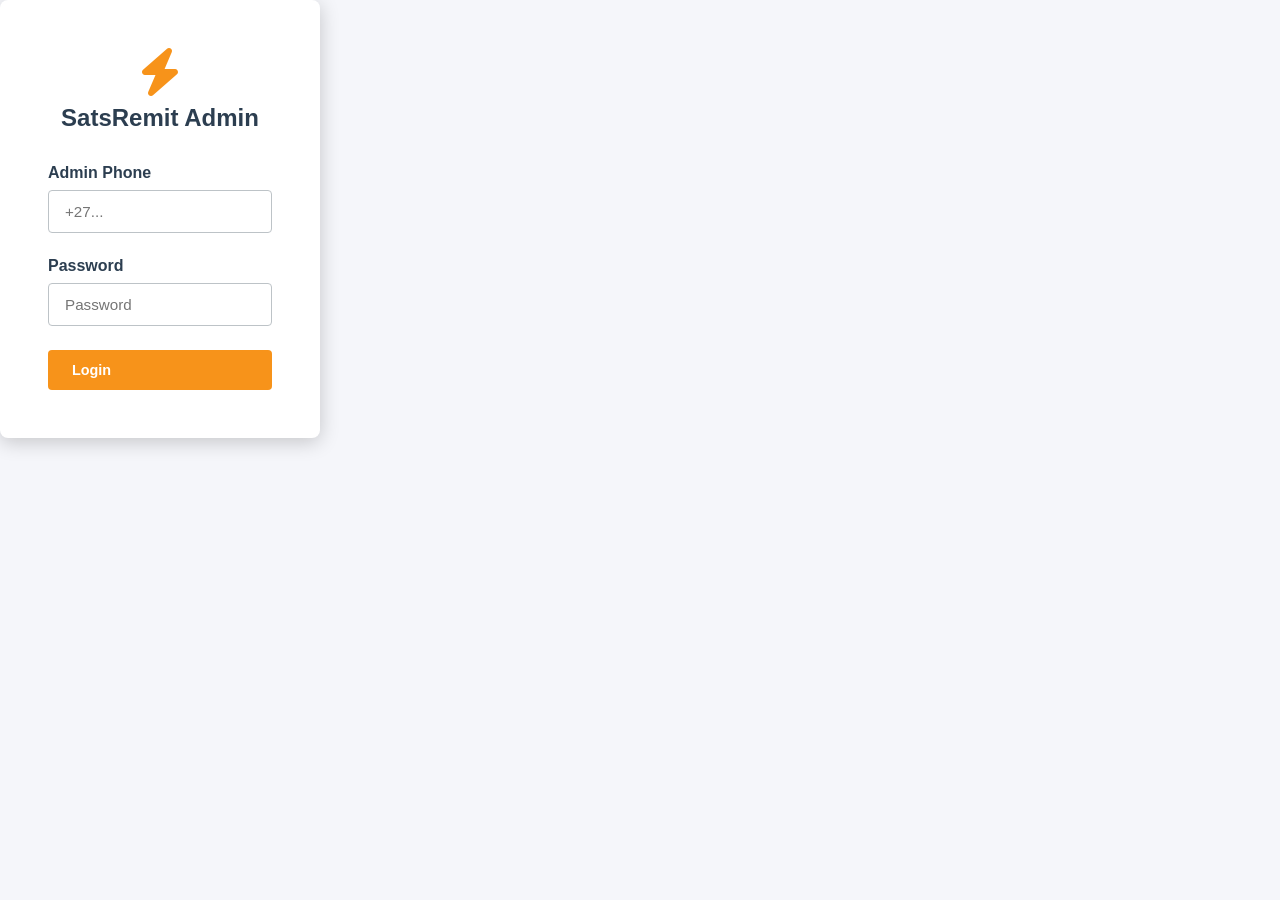
<file: static/admin/index.html>
<!DOCTYPE html>
<html lang="en">
<head>
    <meta charset="UTF-8">
    <meta name="viewport" content="width=device-width, initial-scale=1.0">
    <meta http-equiv="Cache-Control" content="no-cache, no-store, must-revalidate" />
    <meta http-equiv="Pragma" content="no-cache" />
    <meta http-equiv="Expires" content="0" />
    <title>SatsRemit Admin Dashboard</title>
    <link rel="stylesheet" href="https://cdnjs.cloudflare.com/ajax/libs/font-awesome/6.0.0/css/all.min.css">
    <link rel="stylesheet" href="./css/style.css">
</head>
<body>
    <div class="container-fluid">
        <!-- Sidebar Navigation -->
        <nav class="sidebar">
            <div class="sidebar-header">
                <div class="logo">
                    <i class="fas fa-bolt"></i>
                    <span>SatsRemit Admin</span>
                </div>
            </div>
            <ul class="nav-menu">
                <li><a href="#" data-section="dashboard" class="nav-link active">
                    <i class="fas fa-chart-line"></i> Dashboard
                </a></li>
                <li><a href="#" data-section="agents" class="nav-link">
                    <i class="fas fa-users"></i> Agents
                </a></li>
                <li><a href="#" data-section="transfers" class="nav-link">
                    <i class="fas fa-exchange-alt"></i> Transfers
                </a></li>
                <li><a href="#" data-section="settlements" class="nav-link">
                    <i class="fas fa-receipt"></i> Settlements
                </a></li>
                <li><a href="#" data-section="audit-trail" class="nav-link">
                    <i class="fas fa-history"></i> Cash Advances
                </a></li>
                <li><a href="#" data-section="analytics" class="nav-link">
                    <i class="fas fa-analytics"></i> Analytics
                </a></li>
                <li class="separator"></li>
                <li><a href="/app" style="display: flex; align-items: center; gap: 8px; color: rgba(255,255,255,0.7); text-decoration: none; padding: 12px 16px; font-size: 14px; border-radius: 4px; transition: all 0.3s;" onmouseover="this.style.backgroundColor='rgba(247,147,26,0.2)'; this.style.color='white'" onmouseout="this.style.backgroundColor='transparent'; this.style.color='rgba(255,255,255,0.7)'">
                    <i class="fas fa-paper-plane"></i> Send Money
                </a></li>
                <li><a href="/agent" style="display: flex; align-items: center; gap: 8px; color: rgba(255,255,255,0.7); text-decoration: none; padding: 12px 16px; font-size: 14px; border-radius: 4px; transition: all 0.3s;" onmouseover="this.style.backgroundColor='rgba(247,147,26,0.2)'; this.style.color='white'" onmouseout="this.style.backgroundColor='transparent'; this.style.color='rgba(255,255,255,0.7)'">
                    <i class="fas fa-briefcase"></i> Agent Dashboard
                </a></li>
                <li><a href="/receiver" style="display: flex; align-items: center; gap: 8px; color: rgba(255,255,255,0.7); text-decoration: none; padding: 12px 16px; font-size: 14px; border-radius: 4px; transition: all 0.3s;" onmouseover="this.style.backgroundColor='rgba(247,147,26,0.2)'; this.style.color='white'" onmouseout="this.style.backgroundColor='transparent'; this.style.color='rgba(255,255,255,0.7)'">
                    <i class="fas fa-check-circle"></i> Receiver Portal
                </a></li>
                <li><a href="/platform-guide.html" style="display: flex; align-items: center; gap: 8px; color: rgba(255,255,255,0.7); text-decoration: none; padding: 12px 16px; font-size: 14px; border-radius: 4px; transition: all 0.3s;" onmouseover="this.style.backgroundColor='rgba(247,147,26,0.2)'; this.style.color='white'" onmouseout="this.style.backgroundColor='transparent'; this.style.color='rgba(255,255,255,0.7)'">
                    <i class="fas fa-book"></i> Platform Guide
                </a></li>
                <li class="separator"></li>
                <li><a href="#" id="logout-btn">
                    <i class="fas fa-sign-out-alt"></i> Logout
                </a></li>
            </ul>
        </nav>

        <!-- Main Content -->
        <main class="main-content">
            <!-- Header -->
            <header class="top-bar">
                <div class="header-left">
                    <h1 id="page-title">Dashboard</h1>
                </div>
                <div class="header-right">
                    <div class="admin-info">
                        <span id="admin-name">Admin User</span>
                        <i class="fas fa-user-circle"></i>
                    </div>
                </div>
            </header>

            <!-- Alert Container -->
            <div id="alert-container"></div>

            <!-- Dashboard Section -->
            <section id="dashboard" class="section active">
                <div class="dashboard-grid">
                    <!-- Volume Metrics -->
                    <div class="card metric-card">
                        <div class="card-header">
                            <h3>Daily Volume</h3>
                            <i class="fas fa-chart-bar"></i>
                        </div>
                        <div class="card-body">
                            <div class="metric-value" id="daily-volume">ZAR 0.00</div>
                            <div class="metric-transfers">0 transfers today</div>
                        </div>
                    </div>

                    <div class="card metric-card">
                        <div class="card-header">
                            <h3>Weekly Volume</h3>
                            <i class="fas fa-chart-line"></i>
                        </div>
                        <div class="card-body">
                            <div class="metric-value" id="weekly-volume">ZAR 0.00</div>
                            <div class="metric-transfers">0 transfers this week</div>
                        </div>
                    </div>

                    <div class="card metric-card">
                        <div class="card-header">
                            <h3>Monthly Volume</h3>
                            <i class="fas fa-calendar"></i>
                        </div>
                        <div class="card-body">
                            <div class="metric-value" id="monthly-volume">ZAR 0.00</div>
                            <div class="metric-transfers">0 transfers this month</div>
                        </div>
                    </div>

                    <div class="card metric-card">
                        <div class="card-header">
                            <h3>Fees Collected</h3>
                            <i class="fas fa-coins"></i>
                        </div>
                        <div class="card-body">
                            <div class="metric-value" id="fees-collected">0 sats</div>
                            <div class="metric-transfers">Platform earnings</div>
                        </div>
                    </div>
                </div>

                <!-- Quick Stats -->
                <div class="card full-width">
                    <div class="card-header">
                        <h3>Platform Statistics</h3>
                    </div>
                    <div class="card-body">
                        <div class="stats-grid">
                            <div class="stat-item">
                                <label>Active Agents</label>
                                <value id="active-agents">0</value>
                            </div>
                            <div class="stat-item">
                                <label>Pending Settlements</label>
                                <value id="pending-settlements">0</value>
                            </div>
                            <div class="stat-item">
                                <label>Platform Earnings</label>
                                <value id="platform-earnings">0 sats</value>
                            </div>
                            <div class="stat-item">
                                <label>Agent Earnings</label>
                                <value id="agent-earnings">0 sats</value>
                            </div>
                        </div>
                    </div>
                </div>
            </section>

            <!-- Agents Section -->
            <section id="agents" class="section">
                <div class="section-header">
                    <h2>Agent Management</h2>
                    <button class="btn btn-primary" id="add-agent-btn">
                        <i class="fas fa-plus"></i> Add New Agent
                    </button>
                </div>

                <!-- Add Agent Modal -->
                <div id="add-agent-modal" class="modal">
                    <div class="modal-content">
                        <div class="modal-header">
                            <h3>Register New Agent</h3>
                            <button class="close-btn">&times;</button>
                        </div>
                        <form id="add-agent-form" class="form">
                            <div class="form-group">
                                <label for="agent-phone">Agent Phone</label>
                                <input type="tel" id="agent-phone" placeholder="+263..." required>
                            </div>
                            <div class="form-group">
                                <label for="agent-name">Agent Name</label>
                                <input type="text" id="agent-name" placeholder="Agent Name" required>
                            </div>
                            <div class="form-group">
                                <label for="agent-location">Location</label>
                                <select id="agent-location" required>
                                    <option value="">Select Location</option>
                                    <option value="harare">Harare</option>
                                    <option value="bulawayo">Bulawayo</option>
                                    <option value="mutare">Mutare</option>
                                    <option value="kwekwe">Kwekwe</option>
                                </select>
                            </div>
                            <div class="form-group">
                                <label for="initial-cash">Initial Cash (ZAR)</label>
                                <input type="number" id="initial-cash" placeholder="2000" min="100" required>
                            </div>
                            <div class="form-actions">
                                <button type="submit" class="btn btn-primary">Create Agent</button>
                                <button type="button" class="btn btn-secondary close-btn">Cancel</button>
                            </div>
                        </form>
                    </div>
                </div>

                <!-- Send Cash Advance Modal -->
                <div id="send-cash-modal" class="modal">
                    <div class="modal-content">
                        <div class="modal-header">
                            <h3>Send Cash Advance</h3>
                            <button class="close-btn">&times;</button>
                        </div>
                        <form id="send-cash-form" class="form">
                            <div class="form-group">
                                <label>Your (Admin) Balance</label>
                                <div style="padding: 10px; background-color: #e8f5e9; border-radius: 4px; font-weight: bold; color: #2e7d32;" id="admin-balance">
                                    ZAR 0.00
                                </div>
                            </div>
                            <div class="form-group">
                                <label for="agent-for-advance">Recipient Agent</label>
                                <input type="text" id="agent-for-advance" disabled style="background-color: #f0f0f0;">
                            </div>
                            <div class="form-group">
                                <label for="current-balance">Agent's Current Balance</label>
                                <input type="text" id="current-balance" disabled style="background-color: #f0f0f0;">
                            </div>
                            <div class="form-group">
                                <label for="advance-amount">Amount to Send (ZAR)</label>
                                <input type="number" id="advance-amount" placeholder="500" min="10" step="10" required>
                            </div>
                            <div class="form-group">
                                <label for="advance-note">Note/Reason</label>
                                <textarea id="advance-note" placeholder="Optional: e.g., Agent running low on cash" rows="3"></textarea>
                            </div>
                            <div class="form-actions">
                                <button type="submit" class="btn btn-primary">Send Advance</button>
                                <button type="button" class="btn btn-secondary close-btn">Cancel</button>
                            </div>
                        </form>
                    </div>
                </div>

                <!-- Agents Table -->
                <div class="card">
                    <div class="card-body">
                        <table class="table" id="agents-table">
                            <thead>
                                <tr>
                                    <th>Agent</th>
                                    <th>Phone</th>
                                    <th>Location</th>
                                    <th>Cash Balance</th>
                                    <th>Commission</th>
                                    <th>Status</th>
                                    <th>Actions</th>
                                </tr>
                            </thead>
                            <tbody id="agents-tbody">
                                <tr class="loading">
                                    <td colspan="7">Loading agents...</td>
                                </tr>
                            </tbody>
                        </table>
                    </div>
                </div>
            </section>

            <!-- Transfers Section -->
            <section id="transfers" class="section">
                <div class="section-header">
                    <h2>Transfer History</h2>
                    <div class="filter-group">
                        <select id="transfer-filter-state">
                            <option value="">All States</option>
                            <option value="INITIATED">Initiated</option>
                            <option value="INVOICE_GENERATED">Invoice Generated</option>
                            <option value="PAYMENT_LOCKED">Payment Locked</option>
                            <option value="RECEIVER_VERIFIED">Receiver Verified</option>
                            <option value="PAYOUT_EXECUTED">Payout Executed</option>
                            <option value="SETTLED">Settled</option>
                            <option value="FINAL">Final</option>
                            <option value="REFUNDED">Refunded</option>
                        </select>
                        <input type="text" id="transfer-search" placeholder="Search by reference...">
                    </div>
                </div>

                <div class="card">
                    <div class="card-body">
                        <table class="table" id="transfers-table">
                            <thead>
                                <tr>
                                    <th>Reference</th>
                                    <th>Amount (ZAR)</th>
                                    <th>Amount (sats)</th>
                                    <th>Agent</th>
                                    <th>State</th>
                                    <th>Date</th>
                                    <th>Actions</th>
                                </tr>
                            </thead>
                            <tbody id="transfers-tbody">
                                <tr class="loading">
                                    <td colspan="7">Loading transfers...</td>
                                </tr>
                            </tbody>
                        </table>
                        <div class="pagination">
                            <button id="prev-page" class="btn btn-sm">Previous</button>
                            <span id="page-info">Page 1</span>
                            <button id="next-page" class="btn btn-sm">Next</button>
                        </div>
                    </div>
                </div>
            </section>

            <!-- Settlements Section -->
            <section id="settlements" class="section">
                <div class="section-header">
                    <h2>Settlement Records</h2>
                </div>

                <div class="card">
                    <div class="card-body">
                        <table class="table" id="settlements-table">
                            <thead>
                                <tr>
                                    <th>Settlement ID</th>
                                    <th>Agent</th>
                                    <th>Period</th>
                                    <th>Amount (ZAR)</th>
                                    <th>Status</th>
                                    <th>Due Date</th>
                                    <th>Actions</th>
                                </tr>
                            </thead>
                            <tbody id="settlements-tbody">
                                <tr class="loading">
                                    <td colspan="7">Loading settlements...</td>
                                </tr>
                            </tbody>
                        </table>
                    </div>
                </div>
            </section>

            <!-- Cash Advances Audit Trail Section -->
            <section id="audit-trail" class="section">
                <div class="section-header">
                    <h2>Cash Advances Audit Trail</h2>
                </div>

                <div class="card full-width">
                    <div class="card-header">
                        <h3>All Cash Advances from Admin</h3>
                    </div>
                    <div class="card-body">
                        <table class="table" id="audit-trail-table">
                            <thead>
                                <tr>
                                    <th>Transaction ID</th>
                                    <th>Admin Agent</th>
                                    <th>Recipient Agent</th>
                                    <th>Amount (ZAR)</th>
                                    <th>Admin Balance</th>
                                    <th>Recipient Balance</th>
                                    <th>Note</th>
                                    <th>Date & Time</th>
                                </tr>
                            </thead>
                            <tbody id="audit-trail-tbody"></tbody>
                        </table>
                    </div>
                </div>
            </section>

            <!-- Analytics Section -->
            <section id="analytics" class="section">
                <div class="section-header">
                    <h2>Analytics & Insights</h2>
                </div>

                <div class="card full-width">
                    <div class="card-header">
                        <h3>Performance Metrics</h3>
                    </div>
                    <div class="card-body">
                        <div class="metrics-container">
                            <div class="metric">
                                <label>Total Transfers</label>
                                <value id="total-transfers">0</value>
                            </div>
                            <div class="metric">
                                <label>Total Volume</label>
                                <value id="total-volume-value">ZAR 0.00</value>
                            </div>
                            <div class="metric">
                                <label>Average Transfer</label>
                                <value id="avg-transfer">ZAR 0.00</value>
                            </div>
                            <div class="metric">
                                <label>Success Rate</label>
                                <value id="success-rate">0%</value>
                            </div>
                        </div>
                    </div>
                </div>

                <div class="card full-width">
                    <div class="card-header">
                        <h3>Top Agents by Volume</h3>
                    </div>
                    <div class="card-body">
                        <table class="table" id="top-agents-table">
                            <thead>
                                <tr>
                                    <th>Rank</th>
                                    <th>Agent</th>
                                    <th>Transfers</th>
                                    <th>Volume (ZAR)</th>
                                    <th>Commission (sats)</th>
                                </tr>
                            </thead>
                            <tbody id="top-agents-tbody">
                                <tr class="loading">
                                    <td colspan="5">Loading data...</td>
                                </tr>
                            </tbody>
                        </table>
                    </div>
                </div>
            </section>
        </main>
    </div>

    <!-- Loading Spinner -->
    <div id="loading-spinner" class="spinner hidden">
        <div class="spinner-inner"></div>
    </div>

    <script src="./js/api.js?bust=1775919415"></script>
    <script src="./js/ui-new.js?bust=1775919415"></script>
    <script src="./js/app.js?bust=1775919415"></script>
</body>
</html>
</file>
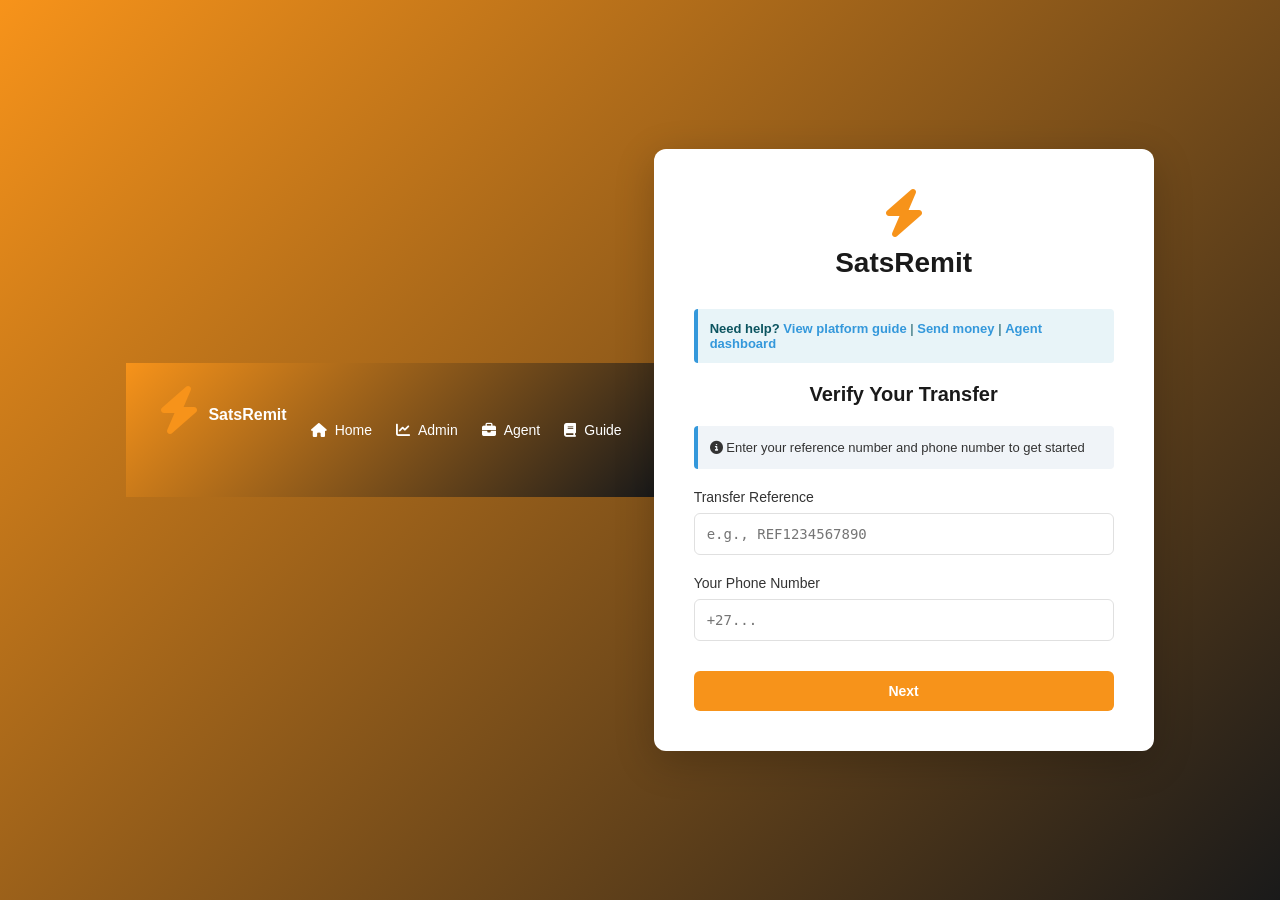
<file: static/receiver/index.html>
<!DOCTYPE html>
<html lang="en">
<head>
    <meta charset="UTF-8">
    <meta name="viewport" content="width=device-width, initial-scale=1.0">
    <meta http-equiv="Cache-Control" content="no-cache, no-store, must-revalidate" />
    <meta http-equiv="Pragma" content="no-cache" />
    <meta http-equiv="Expires" content="0" />
    <title>SatsRemit - Verify Transfer</title>
    <link rel="stylesheet" href="https://cdnjs.cloudflare.com/ajax/libs/font-awesome/6.4.0/css/all.min.css">
    <style>
        :root {
            --primary: #f7931a;
            --dark: #1a1a1a;
            --light: #f5f5f5;
            --border: #e0e0e0;
            --success: #27ae60;
            --danger: #e74c3c;
            --warning: #f39c12;
            --info: #3498db;
        }

        * {
            margin: 0;
            padding: 0;
            box-sizing: border-box;
        }

        body {
            font-family: -apple-system, BlinkMacSystemFont, 'Segoe UI', Roboto, Oxygen, Ubuntu, Cantarell, sans-serif;
            background: linear-gradient(135deg, var(--primary) 0%, var(--dark) 100%);
            min-height: 100vh;
            display: flex;
            align-items: center;
            justify-content: center;
            padding: 20px;
        }

        .container {
            width: 100%;
            max-width: 500px;
        }

        .card {
            background: white;
            border-radius: 12px;
            box-shadow: 0 10px 40px rgba(0,0,0,0.2);
            padding: 40px;
            animation: slideUp 0.5s ease-out;
        }

        @keyframes slideUp {
            from {
                opacity: 0;
                transform: translateY(30px);
            }
            to {
                opacity: 1;
                transform: translateY(0);
            }
        }

        .logo {
            text-align: center;
            margin-bottom: 30px;
        }

        .logo i {
            font-size: 48px;
            color: var(--primary);
            margin-bottom: 10px;
        }

        .logo h1 {
            font-size: 28px;
            color: var(--dark);
            margin-bottom: 5px;
        }

        .page {
            display: none;
        }

        .page.active {
            display: block;
        }

        h2 {
            font-size: 20px;
            color: var(--dark);
            margin-bottom: 20px;
            text-align: center;
        }

        .form-group {
            margin-bottom: 20px;
        }

        label {
            display: block;
            font-weight: 500;
            margin-bottom: 8px;
            font-size: 14px;
            color: #333;
        }

        input {
            width: 100%;
            padding: 12px;
            border: 1px solid var(--border);
            border-radius: 6px;
            font-size: 14px;
            transition: all 0.3s;
            font-family: monospace;
        }

        input:focus {
            outline: none;
            border-color: var(--primary);
            box-shadow: 0 0 0 3px rgba(247, 147, 26, 0.1);
        }

        input[type="text"].pin-input {
            text-align: center;
            letter-spacing: 4px;
            font-size: 24px;
            font-weight: bold;
            tracking: 2;
        }

        .button-group {
            display: flex;
            gap: 10px;
            margin-top: 30px;
        }

        button {
            flex: 1;
            padding: 12px;
            border: none;
            border-radius: 6px;
            font-size: 14px;
            font-weight: 600;
            cursor: pointer;
            transition: all 0.3s;
        }

        .btn-primary {
            background: var(--primary);
            color: white;
        }

        .btn-primary:hover:not(:disabled) {
            background: #e08514;
            transform: translateY(-2px);
            box-shadow: 0 4px 12px rgba(247, 147, 26, 0.3);
        }

        .btn-primary:disabled {
            opacity: 0.5;
            cursor: not-allowed;
        }

        .btn-secondary {
            background: var(--light);
            color: var(--dark);
            border: 1px solid var(--border);
        }

        .btn-secondary:hover {
            background: white;
        }

        .btn-sm {
            padding: 8px 12px;
            font-size: 12px;
            flex: initial;
        }

        .info-box {
            background: #f0f4f8;
            border-left: 4px solid var(--info);
            padding: 12px;
            margin-bottom: 20px;
            border-radius: 4px;
            font-size: 13px;
            color: #333;
            line-height: 1.5;
        }

        .success-box {
            background: #d4edda;
            border-left: 4px solid var(--success);
            padding: 12px;
            margin-bottom: 20px;
            border-radius: 4px;
            color: #155724;
        }

        .error-box {
            background: #f8d7da;
            border-left: 4px solid var(--danger);
            padding: 12px;
            margin-bottom: 20px;
            border-radius: 4px;
            color: #721c24;
        }

        .transfer-details {
            background: #f9f9f9;
            border: 1px solid var(--border);
            border-radius: 6px;
            padding: 15px;
            margin-bottom: 20px;
            font-size: 13px;
        }

        .detail-row {
            display: flex;
            justify-content: space-between;
            margin-bottom: 8px;
        }

        .detail-row:last-child {
            margin-bottom: 0;
        }

        .detail-label {
            color: #666;
            font-weight: 500;
        }

        .detail-value {
            color: var(--dark);
            font-weight: 600;
        }

        .amount-large {
            font-size: 28px;
            font-weight: bold;
            color: var(--primary);
            text-align: center;
            margin: 20px 0;
        }

        .status-badge {
            display: inline-block;
            padding: 6px 12px;
            border-radius: 4px;
            font-size: 12px;
            font-weight: 600;
            text-transform: uppercase;
        }

        .status-badge.verified {
            background: #d4edda;
            color: #155724;
        }

        .status-badge.pending {
            background: #fff3cd;
            color: #856404;
        }

        .status-badge.locked {
            background: #e2e3e5;
            color: #383d41;
        }

        .copy-button {
            display: inline-flex;
            align-items: center;
            gap: 6px;
            padding: 4px 8px;
            background: #e8e8e8;
            border: 1px solid #ddd;
            border-radius: 4px;
            cursor: pointer;
            font-size: 12px;
            color: #333;
        }

        .copy-button:hover {
            background: #ddd;
        }

        .spinner {
            display: inline-block;
            width: 20px;
            height: 20px;
            border: 3px solid rgba(247, 147, 26, 0.2);
            border-top-color: var(--primary);
            border-radius: 50%;
            animation: spin 0.8s linear infinite;
            margin-right: 8px;
        }

        @keyframes spin {
            to { transform: rotate(360deg); }
        }

        .center-text {
            text-align: center;
        }

        .resend-link {
            text-align: center;
            margin-top: 15px;
            font-size: 13px;
        }

        .resend-link a {
            color: var(--primary);
            text-decoration: none;
            font-weight: 600;
        }

        .resend-link a:hover {
            text-decoration: underline;
        }

        .timer {
            font-size: 12px;
            color: #666;
            text-align: center;
            margin-top: 10px;
        }

        .step-indicator {
            display: flex;
            justify-content: space-between;
            margin-bottom: 30px;
            font-size: 12px;
        }

        .step {
            flex: 1;
            text-align: center;
            color: #999;
        }

        .step.active {
            color: var(--primary);
            font-weight: 600;
        }

        .step .number {
            display: inline-block;
            width: 24px;
            height: 24px;
            background: #e8e8e8;
            border-radius: 50%;
            line-height: 24px;
            margin-bottom: 4px;
            font-weight: 600;
        }

        .step.active .number {
            background: var(--primary);
            color: white;
        }
        /* NAVIGATION HEADER */
        header {
            background: linear-gradient(135deg, var(--primary) 0%, var(--dark) 100%);
            padding: 15px 20px;
            margin-bottom: 40px;
            display: flex;
            justify-content: space-between;
            align-items: center;
            flex-wrap: wrap;
        }

        header a {
            color: white;
            text-decoration: none;
            display: flex;
            align-items: center;
            gap: 8px;
            padding: 8px 12px;
            border-radius: 4px;
            font-size: 14px;
            transition: all 0.3s;
        }

        header .logo {
            font-weight: bold;
            font-size: 16px;
            margin-right: auto;
        }

        header a:hover {
            background: rgba(255,255,255,0.1);
        }
    </style>
</head>
<body>
    <header>
        <a href="/app" class="logo">
            <i class="fas fa-bolt"></i> SatsRemit
        </a>
        <a href="/app"><i class="fas fa-home"></i> Home</a>
        <a href="/admin"><i class="fas fa-chart-line"></i> Admin</a>
        <a href="/agent"><i class="fas fa-briefcase"></i> Agent</a>
        <a href="/platform-guide.html"><i class="fas fa-book"></i> Guide</a>
    </header>
    <div class="container">
        <div class="card">
            <div class="logo">
                <i class="fas fa-bolt"></i>
                <h1>SatsRemit</h1>
            </div>

            <!-- Help Banner -->
            <div style="background: #e8f4f8; border-left: 4px solid var(--info); padding: 12px; margin-bottom: 20px; border-radius: 4px; font-size: 13px; color: #0c5460;">
                <strong>Need help?</strong> <a href="/platform-guide.html" target="_blank" style="color: var(--info); text-decoration: none; font-weight: 600;">View platform guide</a> | 
                <a href="/app" style="color: var(--info); text-decoration: none; font-weight: 600;">Send money</a> | 
                <a href="/agent" style="color: var(--info); text-decoration: none; font-weight: 600;">Agent dashboard</a>
            </div>

            <!-- PAGE 1: Lookup -->
            <div id="lookup-page" class="page active">
                <h2>Verify Your Transfer</h2>
                <div class="info-box">
                    <i class="fas fa-info-circle"></i>
                    Enter your reference number and phone number to get started
                </div>

                <form id="lookup-form" onsubmit="handle_lookup(event)">
                    <div class="form-group">
                        <label for="lookup-reference">Transfer Reference</label>
                        <input type="text" id="lookup-reference" placeholder="e.g., REF1234567890" required>
                    </div>
                    <div class="form-group">
                        <label for="lookup-phone">Your Phone Number</label>
                        <input type="tel" id="lookup-phone" placeholder="+27..." required>
                    </div>
                    <div class="button-group">
                        <button type="submit" class="btn-primary">Next</button>
                    </div>
                </form>
            </div>

            <!-- PAGE 2: Transfer Status -->
            <div id="status-page" class="page">
                <h2>Transfer Status</h2>
                <div id="status-content"></div>
                <div class="button-group">
                    <button class="btn-secondary" onclick="go_back()">Back</button>
                    <button class="btn-primary" id="continue-btn" onclick="continue_to_verify()">Continue to Verify</button>
                </div>
            </div>

            <!-- PAGE 3: PIN Verification -->
            <div id="verify-page" class="page">
                <h2>Enter Your PIN</h2>
                <div class="info-box">
                    <i class="fas fa-inbox"></i>
                    <strong>Check your WhatsApp messages</strong> for a 4-digit PIN we sent you
                </div>

                <form id="verify-form" onsubmit="handle_verify(event)">
                    <div class="form-group">
                        <label for="pin">4-Digit PIN</label>
                        <input 
                            type="text" 
                            id="pin" 
                            class="pin-input"
                            maxlength="4" 
                            placeholder="0000"
                            inputmode="numeric"
                            pattern="[0-9]{4}"
                            required
                        >
                    </div>
                    <div class="button-group">
                        <button type="button" class="btn-secondary" onclick="go_back()">Back</button>
                        <button type="submit" class="btn-primary" id="verify-btn">Verify</button>
                    </div>
                </form>

                <div class="resend-link">
                    Didn't receive the PIN?
                    <a href="#" onclick="request_resend(event)">Request new PIN</a>
                </div>
            </div>

            <!-- PAGE 4: Success -->
            <div id="success-page" class="page">
                <div class="center-text" style="margin-top: 20px;">
                    <i class="fas fa-check-circle" style="font-size: 64px; color: var(--success); margin-bottom: 20px; display: block;"></i>
                    <h2>Transfer Verified!</h2>
                </div>

                <div id="success-content" class="transfer-details"></div>

                <div class="info-box" style="border-left-color: var(--success); background: #d4edda;">
                    <i class="fas fa-check"></i>
                    <strong>Your transfer has been verified successfully.</strong>
                    <br>Your agent will now process the cash payout.
                </div>

                <div class="button-group">
                    <button class="btn-secondary" onclick="start_over()">Verify Another</button>
                </div>
            </div>

            <!-- PAGE 5: Error -->
            <div id="error-page" class="page">
                <div class="center-text" style="margin-top: 20px;">
                    <i class="fas fa-exclamation-circle" style="font-size: 64px; color: var(--danger); margin-bottom: 20px; display: block;"></i>
                    <h2>Verification Failed</h2>
                </div>

                <div class="error-box" id="error-message"></div>

                <div class="button-group">
                    <button class="btn-secondary" onclick="go_back()">Go Back</button>
                    <button class="btn-primary" onclick="start_over()">Start Over</button>
                </div>
            </div>
        </div>

        <!-- Global Alert -->
        <div id="alert" style="position: fixed; top: 20px; right: 20px; z-index: 1000; display: none;"></div>
    </div>

    <script src="./js/receiver-app.js"></script>
</body>
</html>
</file>
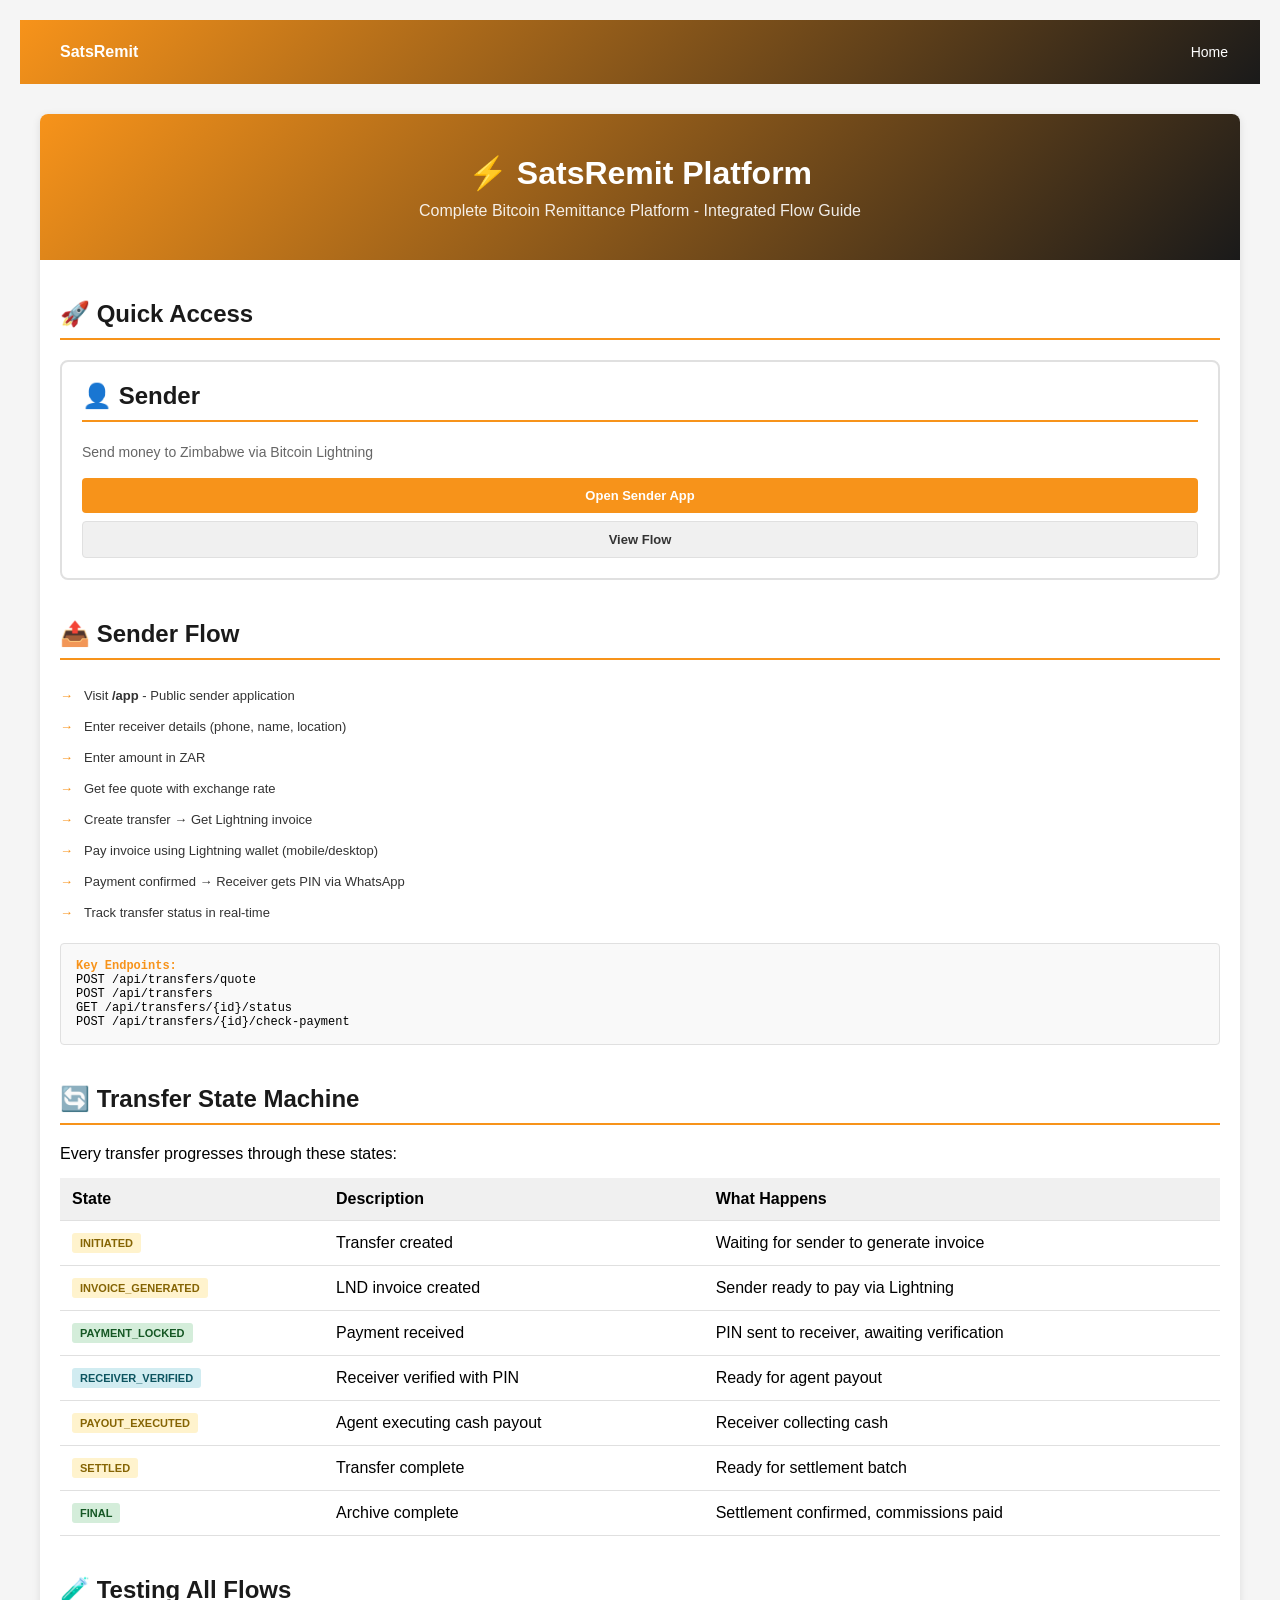
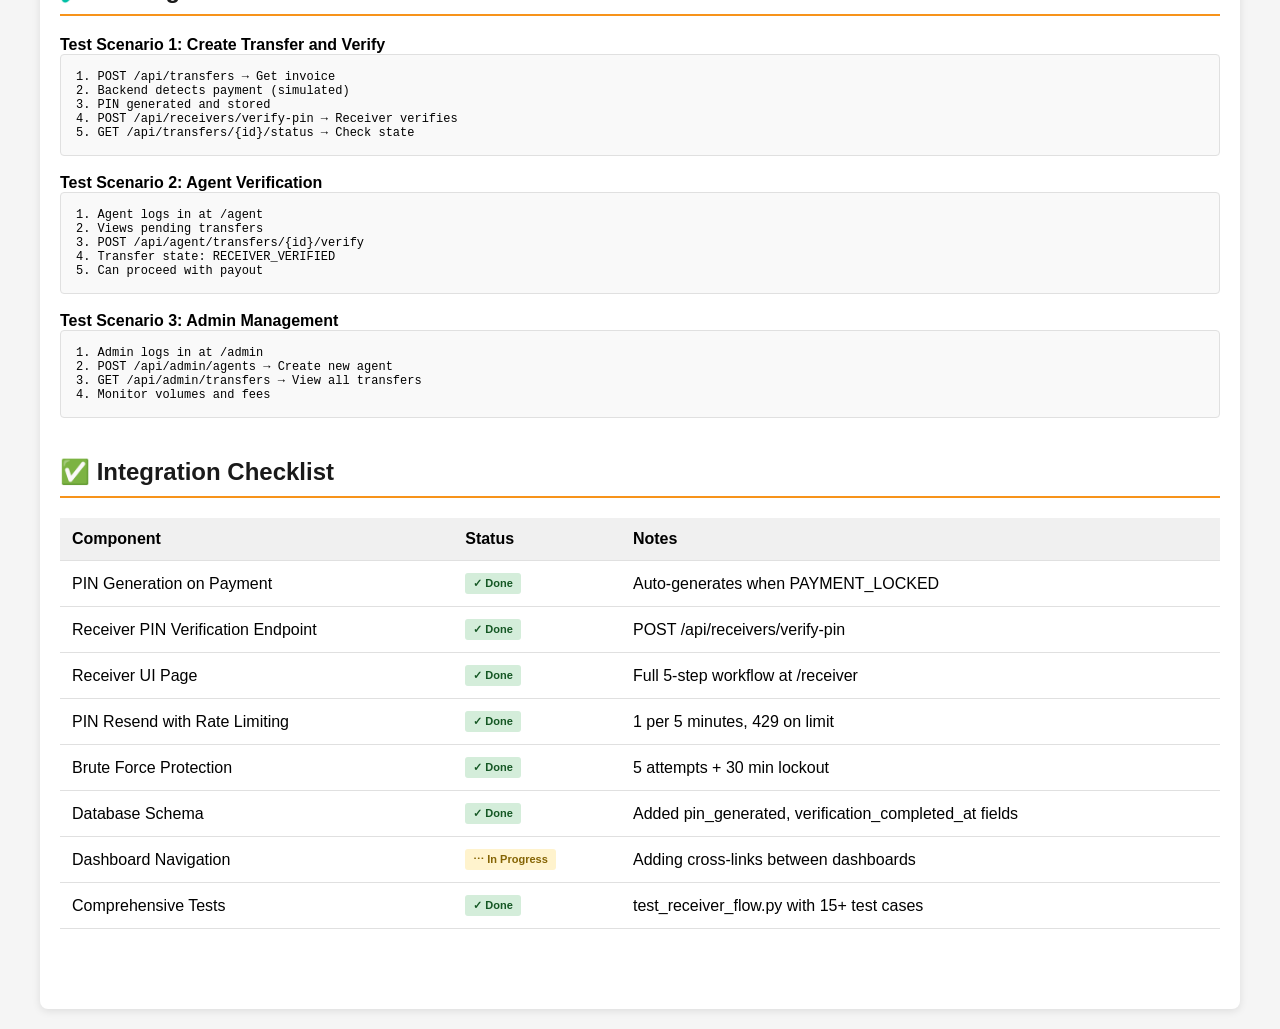
<file: static/platform-guide.html>
<!DOCTYPE html>
<html lang="en">
<head>
    <meta charset="UTF-8">
    <meta name="viewport" content="width=device-width, initial-scale=1.0">
    <meta http-equiv="Cache-Control" content="no-cache, no-store, must-revalidate" />
    <meta http-equiv="Pragma" content="no-cache" />
    <meta http-equiv="Expires" content="0" />
    <title>SatsRemit Platform Guide</title>
    <style>
        * {
            margin: 0;
            padding: 0;
            box-sizing: border-box;
        }
        
        body {
            font-family: -apple-system, BlinkMacSystemFont, 'Segoe UI', Roboto, sans-serif;
            background: #f5f5f5;
            padding: 20px;
        }
        
        .container {
            max-width: 1200px;
            margin: 0 auto;
            background: white;
            border-radius: 8px;
            box-shadow: 0 2px 8px rgba(0,0,0,0.1);
            overflow: hidden;
        }
        
        .header {
            background: linear-gradient(135deg, #f7931a 0%, #1a1a1a 100%);
            color: white;
            padding: 40px 20px;
            text-align: center;
        }
        
        .header h1 {
            font-size: 32px;
            margin-bottom: 10px;
        }
        
        .header p {
            font-size: 16px;
            opacity: 0.9;
        }
        
        .content {
            padding: 40px 20px;
        }
        
        .flows {
            display: grid;
            grid-template-columns: repeat(auto-fit, minmax(250px, 1fr));
            gap: 20px;
            margin-bottom: 40px;
        }
        
        .flow-card {
            border: 2px solid #e0e0e0;
            border-radius: 8px;
            padding: 20px;
            transition: all 0.3s;
        }
        
        .flow-card:hover {
            border-color: #f7931a;
            box-shadow: 0 4px 12px rgba(247, 147, 26, 0.2);
        }
        
        .flow-card h2 {
            color: #f7931a;
            margin-bottom: 12px;
            display: flex;
            align-items: center;
            gap: 8px;
        }
        
        .flow-card p {
            color: #666;
            font-size: 14px;
            margin-bottom: 15px;
            line-height: 1.5;
        }
        
        .flow-steps {
            list-style: none;
            margin-bottom: 15px;
        }
        
        .flow-steps li {
            padding: 8px 0;
            padding-left: 24px;
            position: relative;
            font-size: 13px;
            color: #333;
        }
        
        /* NAVIGATION HEADER */
        header {
            background: linear-gradient(135deg, #f7931a 0%, #1a1a1a 100%) !important;
            padding: 15px 20px !important;
            display: flex !important;
            justify-content: space-between !important;
            align-items: center !important;
            color: white !important;
            margin-bottom: 30px !important;
            border-top-left-radius: 0 !important;
            border-top-right-radius: 0 !important;
        }

        header a {
            color: white !important;
            text-decoration: none !important;
            display: flex !important;
            align-items: center !important;
            gap: 8px !important;
            padding: 8px 12px !important;
            border-radius: 4px !important;
            font-size: 14px !important;
            transition: all 0.3s !important;
        }

        header .logo {
            font-weight: bold !important;
            font-size: 16px !important;
            margin-right: auto !important;
        }

        header a:hover {
            background: rgba(255,255,255,0.1) !important;
        }

        .container {
            margin-top: 0 !important;
        }
        
        .flow-steps li:before {
            content: "→";
            position: absolute;
            left: 0;
            color: #f7931a;
            font-weight: bold;
        }
        
        .flow-links {
            display: flex;
            flex-direction: column;
            gap: 8px;
        }
        
        .link-btn {
            display: inline-block;
            padding: 10px 16px;
            background: #f7931a;
            color: white;
            text-decoration: none;
            border-radius: 4px;
            font-size: 13px;
            font-weight: 600;
            text-align: center;
            transition: background 0.3s;
        }
        
        .link-btn:hover {
            background: #e08514;
        }
        
        .link-btn.secondary {
            background: #f0f0f0;
            color: #333;
            border: 1px solid #e0e0e0;
        }
        
        .link-btn.secondary:hover {
            background: #e8e8e8;
        }
        
        .section {
            margin-bottom: 40px;
        }
        
        .section h2 {
            color: #1a1a1a;
            margin-bottom: 20px;
            padding-bottom: 10px;
            border-bottom: 2px solid #f7931a;
        }
        
        .endpoints-grid {
            display: grid;
            grid-template-columns: repeat(auto-fit, minmax(300px, 1fr));
            gap: 15px;
        }
        
        .endpoint-card {
            background: #f9f9f9;
            border: 1px solid #e0e0e0;
            border-radius: 4px;
            padding: 15px;
            font-family: 'Courier New', monospace;
            font-size: 12px;
        }
        
        .endpoint-card strong {
            color: #f7931a;
        }
        
        .status-table {
            width: 100%;
            border-collapse: collapse;
            margin-top: 15px;
        }
        
        .status-table th,
        .status-table td {
            padding: 12px;
            text-align: left;
            border-bottom: 1px solid #e0e0e0;
        }
        
        .status-table th {
            background: #f0f0f0;
            font-weight: 600;
        }
        
        .status-badge {
            display: inline-block;
            padding: 4px 8px;
            border-radius: 3px;
            font-size: 11px;
            font-weight: 600;
        }
        
        .badge-active {
            background: #d4edda;
            color: #155724;
        }
        
        .badge-pending {
            background: #fff3cd;
            color: #856404;
        }
        
        .badge-verified {
            background: #d1ecf1;
            color: #0c5460;
        }
    </style>
</head>
<body>
    <header>
        <a href="/app" class="logo">
            <i class="fas fa-bolt"></i> SatsRemit
        </a>
        <a href="/app"><i class="fas fa-home"></i> Home</a>
    </header>
    <div class="container">
        <div class="header">
            <h1>⚡ SatsRemit Platform</h1>
            <p>Complete Bitcoin Remittance Platform - Integrated Flow Guide</p>
        </div>
        
        <div class="content">
            <!-- Quick Links -->
            <div class="section">
                <h2>🚀 Quick Access</h2>
                <div class="flows">
                    <div class="flow-card">
                        <h2>👤 Sender</h2>
                        <p>Send money to Zimbabwe via Bitcoin Lightning</p>
                        <div class="flow-links">
                            <a href="/app" class="link-btn">Open Sender App</a>
                            <a href="#sender-flow" class="link-btn secondary">View Flow</a>
                        </div>
                    </div>
                </div>
            </div>
            
            <!-- Sender Flow -->
            <div id="sender-flow" class="section">
                <h2>📤 Sender Flow</h2>
                <ol class="flow-steps">
                    <li>Visit <strong>/app</strong> - Public sender application</li>
                    <li>Enter receiver details (phone, name, location)</li>
                    <li>Enter amount in ZAR</li>
                    <li>Get fee quote with exchange rate</li>
                    <li>Create transfer → Get Lightning invoice</li>
                    <li>Pay invoice using Lightning wallet (mobile/desktop)</li>
                    <li>Payment confirmed → Receiver gets PIN via WhatsApp</li>
                    <li>Track transfer status in real-time</li>
                </ol>
                <div class="endpoint-card">
                    <strong>Key Endpoints:</strong><br>
                    POST /api/transfers/quote<br>
                    POST /api/transfers<br>
                    GET /api/transfers/{id}/status<br>
                    POST /api/transfers/{id}/check-payment
                </div>
            </div>
            
            <!-- Transfer States -->            <div class="section">
                <h2>🔄 Transfer State Machine</h2>
                <p>Every transfer progresses through these states:</p>
                <table class="status-table">
                    <thead>
                        <tr>
                            <th>State</th>
                            <th>Description</th>
                            <th>What Happens</th>
                        </tr>
                    </thead>
                    <tbody>
                        <tr>
                            <td><span class="status-badge badge-pending">INITIATED</span></td>
                            <td>Transfer created</td>
                            <td>Waiting for sender to generate invoice</td>
                        </tr>
                        <tr>
                            <td><span class="status-badge badge-pending">INVOICE_GENERATED</span></td>
                            <td>LND invoice created</td>
                            <td>Sender ready to pay via Lightning</td>
                        </tr>
                        <tr>
                            <td><span class="status-badge badge-active">PAYMENT_LOCKED</span></td>
                            <td>Payment received</td>
                            <td>PIN sent to receiver, awaiting verification</td>
                        </tr>
                        <tr>
                            <td><span class="status-badge badge-verified">RECEIVER_VERIFIED</span></td>
                            <td>Receiver verified with PIN</td>
                            <td>Ready for agent payout</td>
                        </tr>
                        <tr>
                            <td><span class="status-badge badge-pending">PAYOUT_EXECUTED</span></td>
                            <td>Agent executing cash payout</td>
                            <td>Receiver collecting cash</td>
                        </tr>
                        <tr>
                            <td><span class="status-badge badge-pending">SETTLED</span></td>
                            <td>Transfer complete</td>
                            <td>Ready for settlement batch</td>
                        </tr>
                        <tr>
                            <td><span class="status-badge badge-active">FINAL</span></td>
                            <td>Archive complete</td>
                            <td>Settlement confirmed, commissions paid</td>
                        </tr>
                    </tbody>
                </table>
            </div>
            
            <!-- Testing Guide -->
            <div class="section">
                <h2>🧪 Testing All Flows</h2>
                <p><strong>Test Scenario 1: Create Transfer and Verify</strong></p>
                <div class="endpoint-card">
                    1. POST /api/transfers → Get invoice<br>
                    2. Backend detects payment (simulated)<br>
                    3. PIN generated and stored<br>
                    4. POST /api/receivers/verify-pin → Receiver verifies<br>
                    5. GET /api/transfers/{id}/status → Check state
                </div>
                <br>
                <p><strong>Test Scenario 2: Agent Verification</strong></p>
                <div class="endpoint-card">
                    1. Agent logs in at /agent<br>
                    2. Views pending transfers<br>
                    3. POST /api/agent/transfers/{id}/verify<br>
                    4. Transfer state: RECEIVER_VERIFIED<br>
                    5. Can proceed with payout
                </div>
                <br>
                <p><strong>Test Scenario 3: Admin Management</strong></p>
                <div class="endpoint-card">
                    1. Admin logs in at /admin<br>
                    2. POST /api/admin/agents → Create new agent<br>
                    3. GET /api/admin/transfers → View all transfers<br>
                    4. Monitor volumes and fees
                </div>
            </div>
            
            <!-- Integration Checklist -->
            <div class="section">
                <h2>✅ Integration Checklist</h2>
                <table class="status-table">
                    <thead>
                        <tr>
                            <th>Component</th>
                            <th>Status</th>
                            <th>Notes</th>
                        </tr>
                    </thead>
                    <tbody>
                        <tr>
                            <td>PIN Generation on Payment</td>
                            <td><span class="status-badge badge-active">✓ Done</span></td>
                            <td>Auto-generates when PAYMENT_LOCKED</td>
                        </tr>
                        <tr>
                            <td>Receiver PIN Verification Endpoint</td>
                            <td><span class="status-badge badge-active">✓ Done</span></td>
                            <td>POST /api/receivers/verify-pin</td>
                        </tr>
                        <tr>
                            <td>Receiver UI Page</td>
                            <td><span class="status-badge badge-active">✓ Done</span></td>
                            <td>Full 5-step workflow at /receiver</td>
                        </tr>
                        <tr>
                            <td>PIN Resend with Rate Limiting</td>
                            <td><span class="status-badge badge-active">✓ Done</span></td>
                            <td>1 per 5 minutes, 429 on limit</td>
                        </tr>
                        <tr>
                            <td>Brute Force Protection</td>
                            <td><span class="status-badge badge-active">✓ Done</span></td>
                            <td>5 attempts + 30 min lockout</td>
                        </tr>
                        <tr>
                            <td>Database Schema</td>
                            <td><span class="status-badge badge-active">✓ Done</span></td>
                            <td>Added pin_generated, verification_completed_at fields</td>
                        </tr>
                        <tr>
                            <td>Dashboard Navigation</td>
                            <td><span class="status-badge badge-pending">⋯ In Progress</span></td>
                            <td>Adding cross-links between dashboards</td>
                        </tr>
                        <tr>
                            <td>Comprehensive Tests</td>
                            <td><span class="status-badge badge-active">✓ Done</span></td>
                            <td>test_receiver_flow.py with 15+ test cases</td>
                        </tr>
                    </tbody>
                </table>
            </div>
        </div>
    </div>
</body>
</html>
</file>
<file: static/admin/css/style.css>
/* ===== ROOT VARIABLES ===== */
:root {
    --primary: #f7931a;
    --primary-dark: #e68a1a;
    --secondary: #1a1a1a;
    --success: #27ae60;
    --warning: #f39c12;
    --danger: #e74c3c;
    --info: #3498db;
    --light: #ecf0f1;
    --dark: #2c3e50;
    --text: #2c3e50;
    --border: #bdc3c7;
    --shadow: 0 2px 8px rgba(0, 0, 0, 0.1);
    --transition: all 0.3s ease;
}

/* ===== RESET ===== */
* {
    margin: 0;
    padding: 0;
    box-sizing: border-box;
}

html, body {
    height: 100%;
    font-family: -apple-system, BlinkMacSystemFont, 'Segoe UI', Roboto, 'Helvetica Neue', Arial, sans-serif;
    background: #f5f6fa;
    color: var(--text);
}

/* ===== LAYOUT ===== */
.container-fluid {
    display: flex;
    height: 100vh;
    overflow: hidden;
}

.sidebar {
    width: 280px;
    background: var(--secondary);
    color: white;
    display: flex;
    flex-direction: column;
    border-right: 3px solid var(--primary);
    overflow-y: auto;
    box-shadow: var(--shadow);
}

.sidebar-header {
    padding: 2rem 1.5rem;
    border-bottom: 1px solid rgba(255, 255, 255, 0.1);
}

.logo {
    display: flex;
    align-items: center;
    gap: 0.75rem;
    font-size: 1.5rem;
    font-weight: bold;
}

.logo i {
    color: var(--primary);
    font-size: 1.75rem;
}

.nav-menu {
    list-style: none;
    flex: 1;
    padding: 1rem 0;
}

.nav-menu li {
    position: relative;
}

.nav-menu li.separator {
    border-bottom: 1px solid rgba(255, 255, 255, 0.1);
    margin: 1rem 0;
}

.nav-link {
    display: flex;
    align-items: center;
    gap: 1rem;
    padding: 1rem 1.5rem;
    color: rgba(255, 255, 255, 0.7);
    text-decoration: none;
    transition: var(--transition);
    cursor: pointer;
}

.nav-link:hover {
    color: white;
    background: rgba(255, 255, 255, 0.05);
    padding-left: 2rem;
}

.nav-link.active {
    color: var(--primary);
    background: rgba(247, 147, 26, 0.1);
    border-left: 3px solid var(--primary);
    padding-left: calc(1.5rem - 3px);
}

.main-content {
    flex: 1;
    display: flex;
    flex-direction: column;
    overflow: hidden;
}

.top-bar {
    background: white;
    padding: 1.5rem 2rem;
    border-bottom: 1px solid var(--border);
    display: flex;
    justify-content: space-between;
    align-items: center;
    box-shadow: var(--shadow);
}

.header-left h1 {
    font-size: 1.75rem;
    font-weight: 600;
}

.header-right {
    display: flex;
    align-items: center;
    gap: 2rem;
}

.admin-info {
    display: flex;
    align-items: center;
    gap: 0.75rem;
    cursor: pointer;
}

.admin-info i {
    font-size: 1.75rem;
    color: var(--primary);
}

/* ===== CONTENT AREA ===== */
#alert-container {
    padding: 1rem 2rem;
}

.section {
    display: none;
    padding-bottom: 2rem;
    overflow-y: auto;
    flex: 1;
}

.section.active {
    display: block;
}

.section-header {
    display: flex;
    justify-content: space-between;
    align-items: center;
    margin: 2rem 2rem 1.5rem;
    gap: 1rem;
}

.section-header h2 {
    font-size: 1.5rem;
    font-weight: 600;
}

.filter-group {
    display: flex;
    gap: 1rem;
}

.filter-group select,
.filter-group input {
    padding: 0.5rem 1rem;
    border: 1px solid var(--border);
    border-radius: 4px;
    font-size: 0.9rem;
}

/* ===== CARDS ===== */
.card {
    background: white;
    border-radius: 8px;
    box-shadow: var(--shadow);
    margin: 0 2rem 1.5rem;
    overflow: hidden;
}

.card.full-width {
    margin-left: 2rem;
    margin-right: 2rem;
}

.card-header {
    padding: 1.5rem;
    border-bottom: 1px solid var(--light);
    display: flex;
    justify-content: space-between;
    align-items: center;
}

.card-header h3 {
    font-size: 1.1rem;
    font-weight: 600;
}

.card-header i {
    color: var(--primary);
    font-size: 1.25rem;
}

.card-body {
    padding: 1.5rem;
}

/* ===== DASHBOARD GRID ===== */
.dashboard-grid {
    display: grid;
    grid-template-columns: repeat(auto-fit, minmax(250px, 1fr));
    gap: 1.5rem;
    margin: 2rem 2rem 1.5rem;
}

.metric-card {
    margin: 0;
}

.metric-card .card-body {
    text-align: center;
}

.metric-value {
    font-size: 2rem;
    font-weight: bold;
    color: var(--primary);
    margin: 1rem 0 0.5rem;
}

.metric-transfers {
    font-size: 0.9rem;
    color: #7f8c8d;
}

.stats-grid {
    display: grid;
    grid-template-columns: repeat(auto-fit, minmax(200px, 1fr));
    gap: 2rem;
    padding: 1rem 0;
}

.stat-item {
    display: flex;
    flex-direction: column;
    gap: 0.5rem;
}

.stat-item label {
    font-size: 0.9rem;
    color: #7f8c8d;
    font-weight: 500;
}

.stat-item value {
    font-size: 1.75rem;
    font-weight: bold;
    color: var(--primary);
}

/* ===== TABLES ===== */
.table {
    width: 100%;
    border-collapse: collapse;
}

.table thead {
    background: #f8f9fa;
}

.table th {
    padding: 1rem;
    text-align: left;
    font-weight: 600;
    color: #5a6c7d;
    font-size: 0.85rem;
    text-transform: uppercase;
    letter-spacing: 0.5px;
    border-bottom: 2px solid var(--light);
}

.table td {
    padding: 1rem;
    border-bottom: 1px solid var(--light);
}

.table tbody tr {
    transition: var(--transition);
}

.table tbody tr:hover {
    background: #f8f9fa;
}

.table tbody tr.loading td {
    text-align: center;
    color: #95a5a6;
    font-style: italic;
}

/* ===== BUTTONS ===== */
.btn {
    padding: 0.75rem 1.5rem;
    border: none;
    border-radius: 4px;
    font-size: 0.9rem;
    font-weight: 600;
    cursor: pointer;
    transition: var(--transition);
    display: inline-flex;
    align-items: center;
    gap: 0.5rem;
    text-decoration: none;
}

.btn-primary {
    background: var(--primary);
    color: white;
}

.btn-primary:hover {
    background: var(--primary-dark);
    transform: translateY(-2px);
    box-shadow: 0 4px 12px rgba(247, 147, 26, 0.3);
}

.btn-secondary {
    background: #95a5a6;
    color: white;
}

.btn-secondary:hover {
    background: #7f8c8d;
}

.btn-success {
    background: var(--success);
    color: white;
}

.btn-success:hover {
    background: #229954;
}

.btn-danger {
    background: var(--danger);
    color: white;
}

.btn-danger:hover {
    background: #c0392b;
}

.btn-info {
    background: var(--info);
    color: white;
}

.btn-sm {
    padding: 0.5rem 1rem;
    font-size: 0.85rem;
}

/* ===== FORMS ===== */
.form {
    display: flex;
    flex-direction: column;
    gap: 1.5rem;
}

.form-group {
    display: flex;
    flex-direction: column;
    gap: 0.5rem;
}

.form-group label {
    font-weight: 600;
    color: var(--text);
}

.form-group input,
.form-group select,
.form-group textarea {
    padding: 0.75rem 1rem;
    border: 1px solid var(--border);
    border-radius: 4px;
    font-size: 0.95rem;
    font-family: inherit;
    transition: var(--transition);
}

.form-group input:focus,
.form-group select:focus,
.form-group textarea:focus {
    outline: none;
    border-color: var(--primary);
    box-shadow: 0 0 0 3px rgba(247, 147, 26, 0.1);
}

.form-actions {
    display: flex;
    gap: 1rem;
    justify-content: flex-end;
}

/* ===== MODALS ===== */
.modal {
    display: none;
    position: fixed;
    z-index: 1000;
    left: 0;
    top: 0;
    width: 100%;
    height: 100%;
    background-color: rgba(0, 0, 0, 0.5);
    animation: fadeIn 0.3s ease;
}

.modal.active {
    display: flex;
    justify-content: center;
    align-items: center;
}

.modal-content {
    background: white;
    padding: 2rem;
    border-radius: 8px;
    width: 90%;
    max-width: 500px;
    box-shadow: 0 4px 20px rgba(0, 0, 0, 0.15);
    animation: slideUp 0.3s ease;
}

.modal-header {
    display: flex;
    justify-content: space-between;
    align-items: center;
    margin-bottom: 1.5rem;
}

.modal-header h3 {
    font-size: 1.3rem;
    font-weight: 600;
}

.close-btn {
    background: none;
    border: none;
    font-size: 1.5rem;
    cursor: pointer;
    color: #95a5a6;
    transition: var(--transition);
}

.close-btn:hover {
    color: var(--text);
}

/* ===== ALERTS ===== */
.alert {
    padding: 1rem 1.5rem;
    border-radius: 4px;
    display: flex;
    align-items: center;
    gap: 1rem;
    margin-bottom: 1rem;
    animation: slideDown 0.3s ease;
}

.alert i {
    font-size: 1.25rem;
}

.alert-success {
    background: #d4edda;
    color: #155724;
    border: 1px solid #c3e6cb;
}

.alert-error {
    background: #f8d7da;
    color: #721c24;
    border: 1px solid #f5c6cb;
}

.alert-info {
    background: #d1ecf1;
    color: #0c5460;
    border: 1px solid #bee5eb;
}

/* ===== LOADING SPINNER ===== */
.spinner {
    position: fixed;
    top: 50%;
    left: 50%;
    transform: translate(-50%, -50%);
    z-index: 2000;
}

.spinner:not(.hidden) {
    display: flex;
}

.spinner.hidden {
    display: none;
}

.spinner-inner {
    width: 40px;
    height: 40px;
    border: 4px solid rgba(247, 147, 26, 0.3);
    border-top: 4px solid var(--primary);
    border-radius: 50%;
    animation: spin 1s linear infinite;
}

/* ===== PAGINATION ===== */
.pagination {
    display: flex;
    justify-content: center;
    align-items: center;
    gap: 1rem;
    margin-top: 1.5rem;
}

#page-info {
    color: #7f8c8d;
    font-size: 0.9rem;
}

/* ===== STATUS BADGES ===== */
.badge {
    display: inline-block;
    padding: 0.25rem 0.75rem;
    border-radius: 12px;
    font-size: 0.8rem;
    font-weight: 600;
    text-transform: uppercase;
}

.badge-success {
    background: #d4edda;
    color: #155724;
}

.badge-pending {
    background: #fff3cd;
    color: #856404;
}

.badge-error {
    background: #f8d7da;
    color: #721c24;
}

.badge-info {
    background: #d1ecf1;
    color: #0c5460;
}

/* ===== ANIMATIONS ===== */
@keyframes fadeIn {
    from {
        opacity: 0;
    }
    to {
        opacity: 1;
    }
}

@keyframes slideUp {
    from {
        transform: translateY(20px);
        opacity: 0;
    }
    to {
        transform: translateY(0);
        opacity: 1;
    }
}

@keyframes slideDown {
    from {
        transform: translateY(-20px);
        opacity: 0;
    }
    to {
        transform: translateY(0);
        opacity: 1;
    }
}

@keyframes spin {
    to {
        transform: rotate(360deg);
    }
}

/* ===== RESPONSIVE ===== */
@media (max-width: 1024px) {
    .dashboard-grid {
        grid-template-columns: repeat(2, 1fr);
    }
}

@media (max-width: 768px) {
    .container-fluid {
        flex-direction: column;
    }

    .sidebar {
        width: 100%;
        height: auto;
        border-right: none;
        border-bottom: 3px solid var(--primary);
    }

    .nav-menu {
        display: flex;
        gap: 0;
        padding: 0;
    }

    .nav-menu li {
        flex: 1;
    }

    .nav-link {
        justify-content: center;
        padding: 0.75rem 0.5rem;
        text-align: center;
    }

    .nav-link span {
        display: none;
    }

    .nav-link.active {
        border-left: none;
        border-bottom: 3px solid var(--primary);
        padding-left: 0.5rem;
    }

    .top-bar {
        flex-direction: column;
        gap: 1rem;
    }

    .section-header {
        flex-direction: column;
        align-items: flex-start;
    }

    .dashboard-grid {
        grid-template-columns: 1fr;
    }

    .stats-grid {
        grid-template-columns: 1fr;
    }

    .table {
        font-size: 0.85rem;
    }

    .table th,
    .table td {
        padding: 0.75rem 0.5rem;
    }

    .modal-content {
        width: 95%;
    }
}

@media (max-width: 480px) {
    .section-header h2 {
        font-size: 1.25rem;
    }

    .btn {
        width: 100%;
        justify-content: center;
    }

    .filter-group {
        flex-direction: column;
    }

    .filter-group select,
    .filter-group input {
        width: 100%;
    }

    .table {
        display: block;
        overflow-x: auto;
    }

    .form-actions {
        flex-direction: column-reverse;
    }
}
</file>
